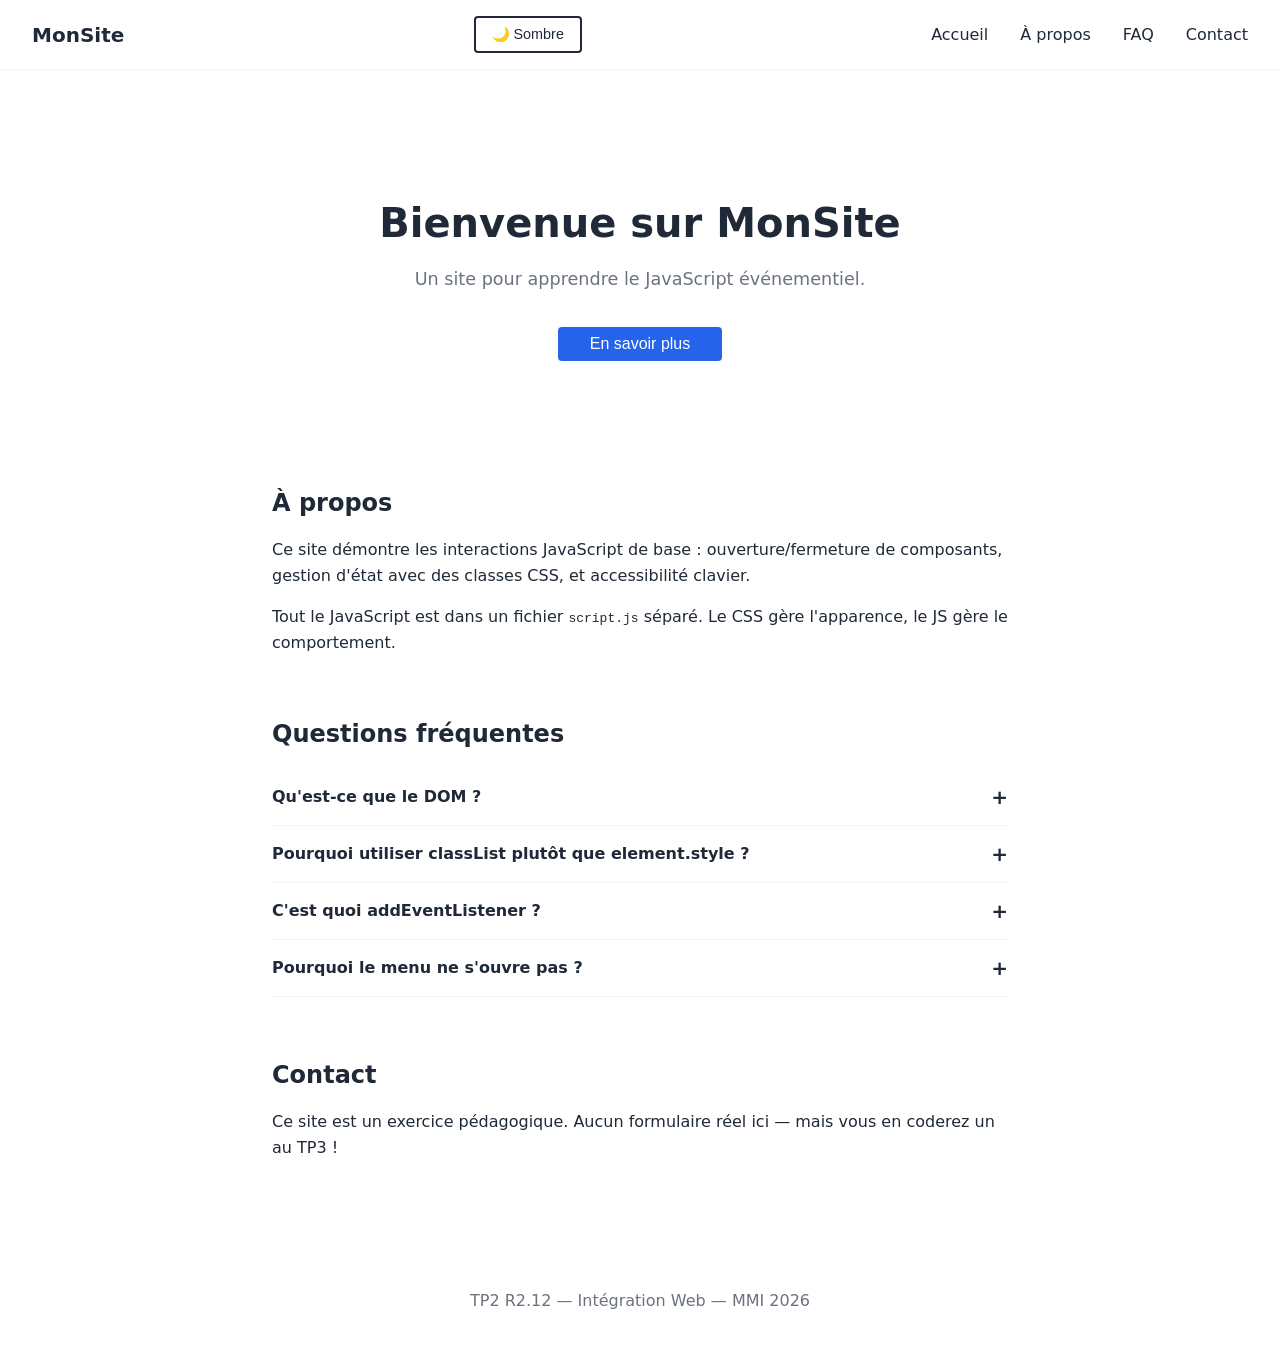
<file: TP2/index.html>
<!DOCTYPE html>
<html lang="fr">
<head>
  <meta charset="UTF-8">
  <meta name="viewport" content="width=device-width, initial-scale=1.0">
  <title>TP2 — JavaScript événementiel</title>
  <style>
    /* ================================
       VARIABLES
       ================================ */
    :root {
      --color-primary: #2563eb;
      --color-text: #1f2937;
      --color-text-light: #6b7280;
      --color-bg: #ffffff;
      --color-bg-alt: #f3f4f6;
      --color-overlay: rgba(0, 0, 0, 0.5);
      --font-base: system-ui, -apple-system, sans-serif;
      --space-sm: 0.5rem;
      --space-md: 1rem;
      --space-lg: 2rem;
      --space-xl: 4rem;
    }

    /* ================================
       THÈME SOMBRE (bonus)
       ================================ */
    .dark {
      --color-primary: #60a5fa;
      --color-text: #e5e7eb;
      --color-text-light: #9ca3af;
      --color-bg: #111827;
      --color-bg-alt: #1f2937;
      --color-overlay: rgba(0, 0, 0, 0.7);
    }

    /* ================================
       BASE
       ================================ */
    *, *::before, *::after {
      box-sizing: border-box;
    }

    body {
      font-family: var(--font-base);
      line-height: 1.6;
      color: var(--color-text);
      background-color: var(--color-bg);
      margin: 0;
      transition: background-color 0.3s, color 0.3s;
    }

    h1, h2, h3 { line-height: 1.2; }

    a {
      color: var(--color-primary);
      text-decoration: none;
    }

    a:hover { text-decoration: underline; }

    /* ================================
       HEADER + NAVIGATION
       ================================ */
    header {
      display: flex;
      justify-content: space-between;
      align-items: center;
      padding: var(--space-md) var(--space-lg);
      border-bottom: 1px solid var(--color-bg-alt);
    }

    .logo {
      font-weight: bold;
      font-size: 1.25rem;
      color: var(--color-text);
      text-decoration: none;
    }

    .header-right {
      display: flex;
      align-items: center;
      gap: var(--space-md);
    }

    /* Bouton menu burger */
    .menu-btn {
      display: none;
      background: none;
      border: 2px solid var(--color-text);
      border-radius: 0.25rem;
      color: var(--color-text);
      font-size: 1.25rem;
      padding: var(--space-sm);
      cursor: pointer;
      line-height: 1;
    }

    /* Bouton thème */
    #theme-toggle {
      background: none;
      border: 2px solid var(--color-text);
      border-radius: 0.25rem;
      color: var(--color-text);
      padding: var(--space-sm) var(--space-md);
      cursor: pointer;
      font-size: 0.9rem;
    }

    /* Navigation */
    .menu ul {
      display: flex;
      gap: var(--space-lg);
      list-style: none;
      padding: 0;
      margin: 0;
    }

    .menu a {
      color: var(--color-text);
      font-weight: 500;
    }

    /* Mobile : menu caché par défaut */
    @media (max-width: 640px) {
      .menu-btn {
        display: block;
      }

      .menu {
        display: none;
        position: absolute;
        top: 100%;
        left: 0;
        right: 0;
        background: var(--color-bg);
        border-bottom: 1px solid var(--color-bg-alt);
        padding: var(--space-md) var(--space-lg);
        z-index: 10;
      }

      .menu.is-open {
        display: block;
      }

      .menu ul {
        flex-direction: column;
        gap: var(--space-md);
      }

      header {
        position: relative;
      }
    }

    /* ================================
       MAIN
       ================================ */
    main {
      max-width: 800px;
      margin: 0 auto;
      padding: var(--space-lg);
    }

    section {
      margin-bottom: var(--space-xl);
    }

    /* ================================
       HERO
       ================================ */
    .hero {
      text-align: center;
      padding: var(--space-xl) 0;
    }

    .hero h1 {
      font-size: 2.5rem;
      margin-bottom: var(--space-sm);
    }

    .hero p {
      color: var(--color-text-light);
      font-size: 1.1rem;
    }

    /* ================================
       BOUTON MODALE
       ================================ */
    .modal-open {
      background-color: var(--color-primary);
      color: white;
      border: none;
      padding: var(--space-sm) var(--space-lg);
      border-radius: 0.25rem;
      font-size: 1rem;
      cursor: pointer;
      margin-top: var(--space-md);
    }

    .modal-open:hover {
      opacity: 0.9;
    }

    /* ================================
       MODALE
       ================================ */
    .modal {
      display: none;
      position: fixed;
      top: 0;
      left: 0;
      width: 100%;
      height: 100%;
      background: var(--color-overlay);
      z-index: 100;
      justify-content: center;
      align-items: center;
    }

    .modal.is-visible {
      display: flex;
    }

    .modal-content {
      background: var(--color-bg);
      border-radius: 0.5rem;
      padding: var(--space-lg);
      max-width: 500px;
      width: 90%;
      position: relative;
    }

    .modal-content h2 {
      margin-top: 0;
    }

    .modal-close {
      position: absolute;
      top: var(--space-md);
      right: var(--space-md);
      background: none;
      border: none;
      font-size: 1.5rem;
      cursor: pointer;
      color: var(--color-text);
      line-height: 1;
    }

    /* ================================
       ACCORDÉON FAQ
       ================================ */
    .faq-item {
      border-bottom: 1px solid var(--color-bg-alt);
    }

    .faq-question {
      width: 100%;
      background: none;
      border: none;
      text-align: left;
      padding: var(--space-md) 0;
      font-size: 1rem;
      font-weight: 600;
      color: var(--color-text);
      cursor: pointer;
      display: flex;
      justify-content: space-between;
      align-items: center;
      font-family: var(--font-base);
    }

    .faq-question::after {
      content: '+';
      font-size: 1.25rem;
      transition: transform 0.2s;
    }

    .faq-answer {
      display: none;
      padding: 0 0 var(--space-md) 0;
      color: var(--color-text-light);
    }

    .faq-answer.is-visible {
      display: block;
    }

    /* ================================
       FOCUS VISIBLE
       ================================ */
    :focus-visible {
      outline: 2px solid var(--color-primary);
      outline-offset: 2px;
    }
  </style>
</head>
<body>

  <!-- ================================
       HEADER + NAVIGATION
       ================================ -->
  <header>
    <a href="#" class="logo">MonSite</a>
    <div class="header-right">
      <button id="theme-toggle">🌙 Sombre</button>
      <button class="menu-btn" aria-expanded="false">☰</button>
    </div>
    <nav class="menu">
      <ul>
        <li><a href="#accueil">Accueil</a></li>
        <li><a href="#apropos">À propos</a></li>
        <li><a href="#faq">FAQ</a></li>
        <li><a href="#contact">Contact</a></li>
      </ul>
    </nav>
  </header>

  <main>

    <!-- ================================
         HERO + BOUTON MODALE
         ================================ -->
    <section id="accueil" class="hero">
      <h1>Bienvenue sur MonSite</h1>
      <p>Un site pour apprendre le JavaScript événementiel.</p>
      <button class="modal-open">En savoir plus</button>
    </section>

    <!-- ================================
         MODALE
         ================================ -->
    <div class="modal" aria-hidden="true">
      <div class="modal-content">
        <button class="modal-close">✕</button>
        <h2>À propos de ce site</h2>
        <p>Ce site est un exercice du TP2 R2.12. Il sert de support pour apprendre à manipuler le DOM avec JavaScript.</p>
        <p>Vous allez coder le menu burger, cette modale, et l'accordéon FAQ en JavaScript pur.</p>
      </div>
    </div>

    <!-- ================================
         SECTION À PROPOS
         ================================ -->
    <section id="apropos">
      <h2>À propos</h2>
      <p>Ce site démontre les interactions JavaScript de base : ouverture/fermeture de composants, gestion d'état avec des classes CSS, et accessibilité clavier.</p>
      <p>Tout le JavaScript est dans un fichier <code>script.js</code> séparé. Le CSS gère l'apparence, le JS gère le comportement.</p>
    </section>

    <!-- ================================
         ACCORDÉON FAQ
         ================================ -->
    <section id="faq">
      <h2>Questions fréquentes</h2>

      <div class="faq-item">
        <button class="faq-question">Qu'est-ce que le DOM ?</button>
        <div class="faq-answer">
          <p>Le DOM (Document Object Model) est la représentation de la page Web en mémoire. JavaScript peut le lire et le modifier pour créer des interactions.</p>
        </div>
      </div>

      <div class="faq-item">
        <button class="faq-question">Pourquoi utiliser classList plutôt que element.style ?</button>
        <div class="faq-answer">
          <p>Parce que le JavaScript gère le comportement et le CSS gère l'apparence. En utilisant classList, on garde chaque responsabilité à sa place.</p>
        </div>
      </div>

      <div class="faq-item">
        <button class="faq-question">C'est quoi addEventListener ?</button>
        <div class="faq-answer">
          <p>C'est la méthode qui permet de dire au navigateur : "quand tel événement arrive sur cet élément, exécute ce code". C'est le cœur du JavaScript événementiel.</p>
        </div>
      </div>

      <div class="faq-item">
        <button class="faq-question">Pourquoi le menu ne s'ouvre pas ?</button>
        <div class="faq-answer">
          <p>Probablement parce que le fichier script.js n'est pas encore lié, ou parce que le JavaScript n'est pas encore écrit. C'est votre mission !</p>
        </div>
      </div>
    </section>

    <!-- ================================
         CONTACT
         ================================ -->
    <section id="contact">
      <h2>Contact</h2>
      <p>Ce site est un exercice pédagogique. Aucun formulaire réel ici — mais vous en coderez un au TP3 !</p>
    </section>

  </main>

  <footer>
    <p style="text-align: center; padding: 1rem; color: var(--color-text-light);">TP2 R2.12 — Intégration Web — MMI 2026</p>
  </footer>

  <!-- ================================
       JAVASCRIPT : à vous de jouer !
       Créez un fichier script.js et liez-le ici.
       ================================ -->
<script src="script.js"></script>

</body>
</html>
</file>
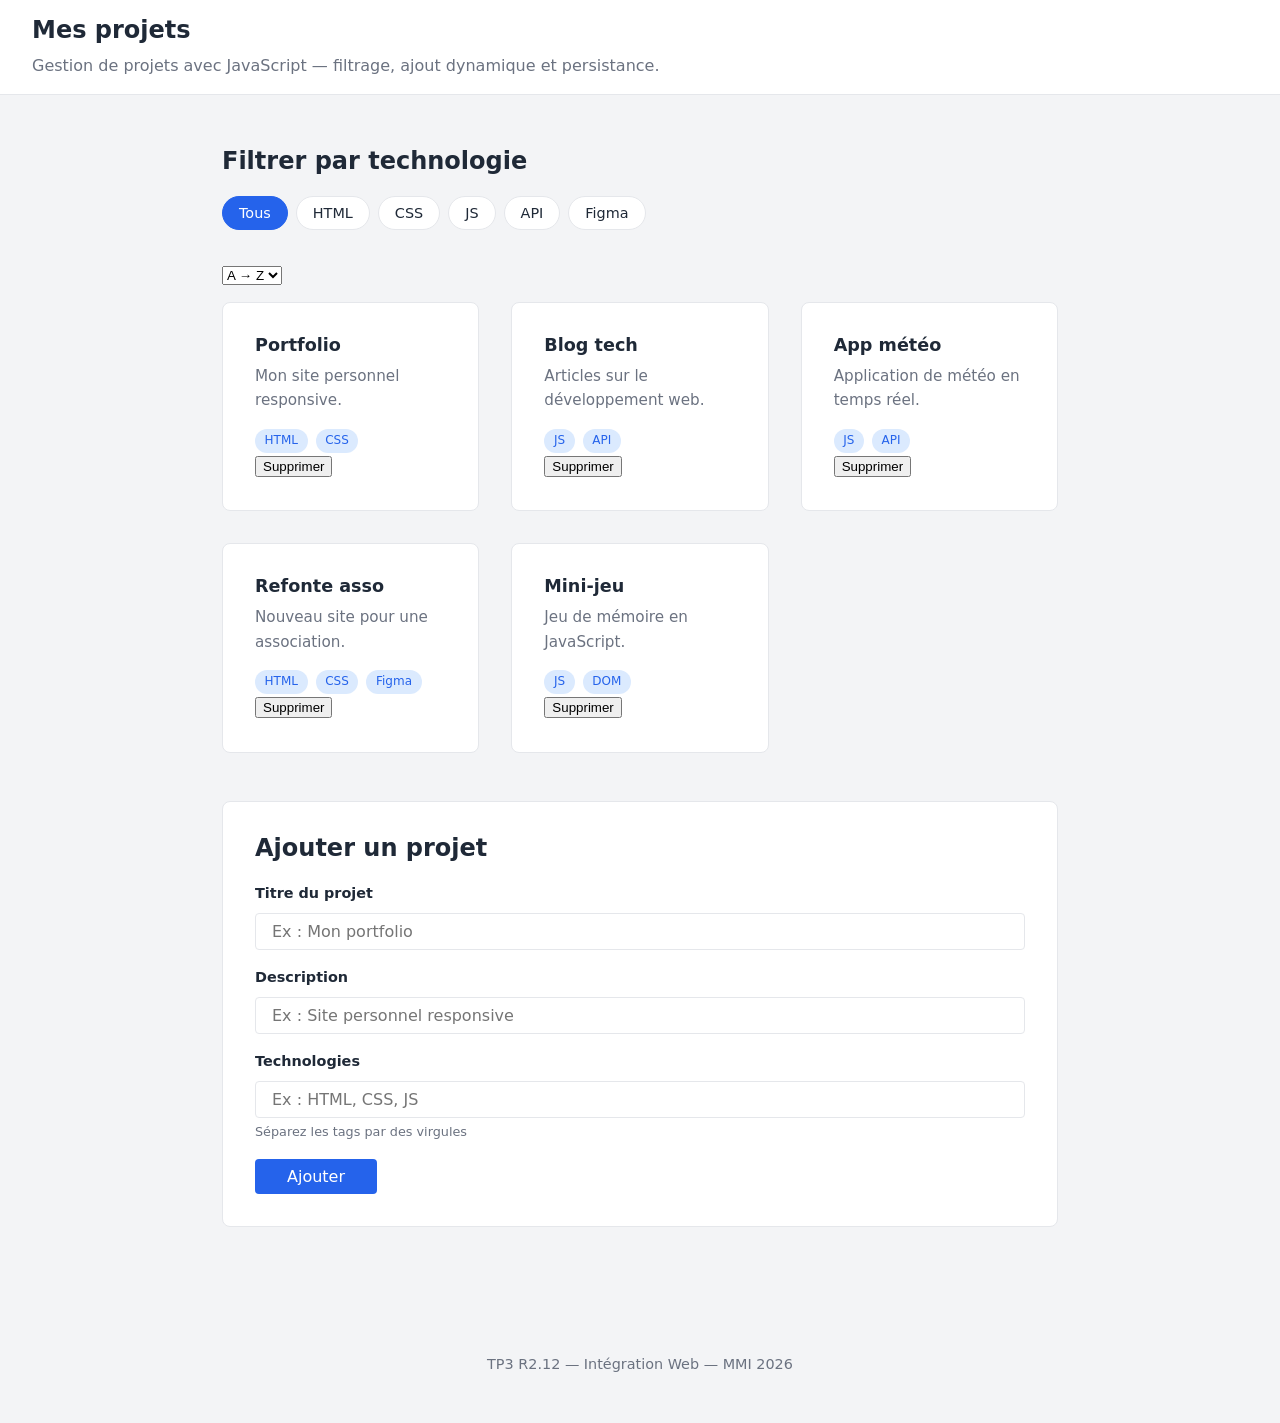
<file: TP3/index.html>
<!DOCTYPE html>
<html lang="fr">

<head>
    <meta charset="UTF-8">
    <meta name="viewport" content="width=device-width, initial-scale=1.0">
    <title>TP3 — JavaScript + données</title>
    <style>
        /* ================================
       VARIABLES
       ================================ */
        :root {
            --color-primary: #2563eb;
            --color-primary-light: #dbeafe;
            --color-text: #1f2937;
            --color-text-light: #6b7280;
            --color-bg: #ffffff;
            --color-bg-alt: #f3f4f6;
            --color-border: #e5e7eb;
            --color-error: #dc2626;
            --color-success: #059669;
            --font-base: system-ui, -apple-system, sans-serif;
            --space-sm: 0.5rem;
            --space-md: 1rem;
            --space-lg: 2rem;
            --space-xl: 3rem;
            --radius: 0.5rem;
        }

        /* ================================
       BASE
       ================================ */
        *,
        *::before,
        *::after {
            box-sizing: border-box;
        }

        body {
            font-family: var(--font-base);
            line-height: 1.6;
            color: var(--color-text);
            background-color: var(--color-bg-alt);
            margin: 0;
        }

        h1,
        h2,
        h3 {
            line-height: 1.2;
        }

        /* ================================
       LAYOUT
       ================================ */
        header {
            background: var(--color-bg);
            border-bottom: 1px solid var(--color-border);
            padding: var(--space-md) var(--space-lg);
        }

        header h1 {
            margin: 0;
            font-size: 1.5rem;
        }

        header p {
            margin: var(--space-sm) 0 0;
            color: var(--color-text-light);
        }

        main {
            max-width: 900px;
            margin: 0 auto;
            padding: var(--space-lg);
        }

        section {
            margin-bottom: var(--space-xl);
        }

        /* ================================
       FILTRES
       ================================ */
        .filtres {
            display: flex;
            flex-wrap: wrap;
            gap: var(--space-sm);
            margin-bottom: var(--space-lg);
        }

        .filtre {
            background: var(--color-bg);
            border: 1px solid var(--color-border);
            border-radius: 2rem;
            padding: var(--space-sm) var(--space-md);
            font-size: 0.9rem;
            cursor: pointer;
            color: var(--color-text);
            font-family: var(--font-base);
            transition: background-color 0.2s, border-color 0.2s;
        }

        .filtre:hover {
            border-color: var(--color-primary);
        }

        .filtre.active {
            background-color: var(--color-primary);
            color: white;
            border-color: var(--color-primary);
        }

        /* ================================
       GRILLE DE PROJETS
       ================================ */
        #projets-liste {
            display: grid;
            grid-template-columns: repeat(auto-fit, minmax(250px, 1fr));
            gap: var(--space-lg);
            min-height: 100px;
        }

        /* Style des cartes (générées en JS) */
        .carte {
            background: var(--color-bg);
            border: 1px solid var(--color-border);
            border-radius: var(--radius);
            padding: var(--space-lg);
            transition: transform 0.2s, box-shadow 0.2s;
        }

        .carte:hover {
            transform: translateY(-2px);
            box-shadow: 0 4px 12px rgba(0, 0, 0, 0.08);
        }

        .carte h3 {
            margin: 0 0 var(--space-sm);
            font-size: 1.1rem;
        }

        .carte p {
            margin: 0 0 var(--space-md);
            color: var(--color-text-light);
            font-size: 0.95rem;
        }

        .tags {
            display: flex;
            flex-wrap: wrap;
            gap: var(--space-sm);
        }

        .tag {
            display: inline-block;
            font-size: 0.75rem;
            background: var(--color-primary-light);
            color: var(--color-primary);
            padding: 0.15rem 0.6rem;
            border-radius: 1rem;
            font-weight: 500;
        }

        /* ================================
       MESSAGES D'ÉTAT
       ================================ */
        .loading {
            text-align: center;
            color: var(--color-text-light);
            padding: var(--space-xl);
            grid-column: 1 / -1;
        }

        .error {
            text-align: center;
            color: var(--color-error);
            padding: var(--space-xl);
            grid-column: 1 / -1;
        }

        .vide {
            text-align: center;
            color: var(--color-text-light);
            padding: var(--space-xl);
            grid-column: 1 / -1;
        }

        /* ================================
       FORMULAIRE D'AJOUT
       ================================ */
        #form-ajout {
            background: var(--color-bg);
            border: 1px solid var(--color-border);
            border-radius: var(--radius);
            padding: var(--space-lg);
        }

        #form-ajout h2 {
            margin-top: 0;
        }

        .form-group {
            margin-bottom: var(--space-md);
        }

        .form-group label {
            display: block;
            font-weight: 600;
            margin-bottom: var(--space-sm);
            font-size: 0.9rem;
        }

        .form-group input {
            width: 100%;
            padding: var(--space-sm) var(--space-md);
            border: 1px solid var(--color-border);
            border-radius: 0.25rem;
            font-size: 1rem;
            font-family: var(--font-base);
            color: var(--color-text);
            background: var(--color-bg);
        }

        .form-group input:focus {
            outline: 2px solid var(--color-primary);
            outline-offset: 1px;
            border-color: var(--color-primary);
        }

        .form-group small {
            display: block;
            margin-top: 0.25rem;
            color: var(--color-text-light);
            font-size: 0.8rem;
        }

        #form-ajout button[type="submit"] {
            background-color: var(--color-primary);
            color: white;
            border: none;
            padding: var(--space-sm) var(--space-lg);
            border-radius: 0.25rem;
            font-size: 1rem;
            cursor: pointer;
            font-family: var(--font-base);
        }

        #form-ajout button[type="submit"]:hover {
            opacity: 0.9;
        }

        /* ================================
       COMPTEUR
       ================================ */
        .compteur {
            text-align: right;
            color: var(--color-text-light);
            font-size: 0.9rem;
            margin-bottom: var(--space-sm);
        }

        /* ================================
       FOOTER
       ================================ */
        footer {
            text-align: center;
            padding: var(--space-lg);
            color: var(--color-text-light);
            font-size: 0.9rem;
        }

        /* ================================
       FOCUS VISIBLE
       ================================ */
        :focus-visible {
            outline: 2px solid var(--color-primary);
            outline-offset: 2px;
        }

        /* ================================
       RESPONSIVE
       ================================ */
        @media (max-width: 600px) {
            main {
                padding: var(--space-md);
            }

            #projets-liste {
                grid-template-columns: 1fr;
            }
        }
    </style>
</head>

<body>

    <!-- ================================
       HEADER
       ================================ -->
    <header>
        <h1>Mes projets</h1>
        <p>Gestion de projets avec JavaScript — filtrage, ajout dynamique et persistance.</p>
    </header>

    <main>

        <!-- ================================
         FILTRES
         ================================ -->
        <section>
            <h2>Filtrer par technologie</h2>
            <div class="filtres">
                <button class="filtre active" data-tag="tous">Tous</button>
                <button class="filtre" data-tag="HTML">HTML</button>
                <button class="filtre" data-tag="CSS">CSS</button>
                <button class="filtre" data-tag="JS">JS</button>
                <button class="filtre" data-tag="API">API</button>
                <button class="filtre" data-tag="Figma">Figma</button>
            </div>

            <select id="tri">
                <option value="az">A → Z</option>
                <option value="za">Z → A</option>
            </select>

            <!-- Compteur de résultats -->
            <p class="compteur" aria-live="polite"></p>

            <!-- Conteneur des cartes (généré en JS) -->
            <div id="projets-liste">
                <p class="vide">Chargement des projets...</p>
            </div>
        </section>

        <!-- ================================
         FORMULAIRE D'AJOUT
         ================================ -->
        <section>
            <form id="form-ajout">
                <h2>Ajouter un projet</h2>

                <div class="form-group">
                    <label for="input-titre">Titre du projet</label>
                    <input type="text" id="input-titre" placeholder="Ex : Mon portfolio" required>
                </div>

                <div class="form-group">
                    <label for="input-desc">Description</label>
                    <input type="text" id="input-desc" placeholder="Ex : Site personnel responsive" required>
                </div>

                <div class="form-group">
                    <label for="input-tags">Technologies</label>
                    <input type="text" id="input-tags" placeholder="Ex : HTML, CSS, JS">
                    <small>Séparez les tags par des virgules</small>
                </div>

                <button type="submit">Ajouter</button>
            </form>
        </section>

    </main>

    <footer>
        <p>TP3 R2.12 — Intégration Web — MMI 2026</p>
    </footer>

    <!-- ================================
       JAVASCRIPT : à vous de jouer !
       Créez un fichier script.js et liez-le ici.
       ================================ -->
    <script src="script.js"></script>

</body>

</html>
</file>
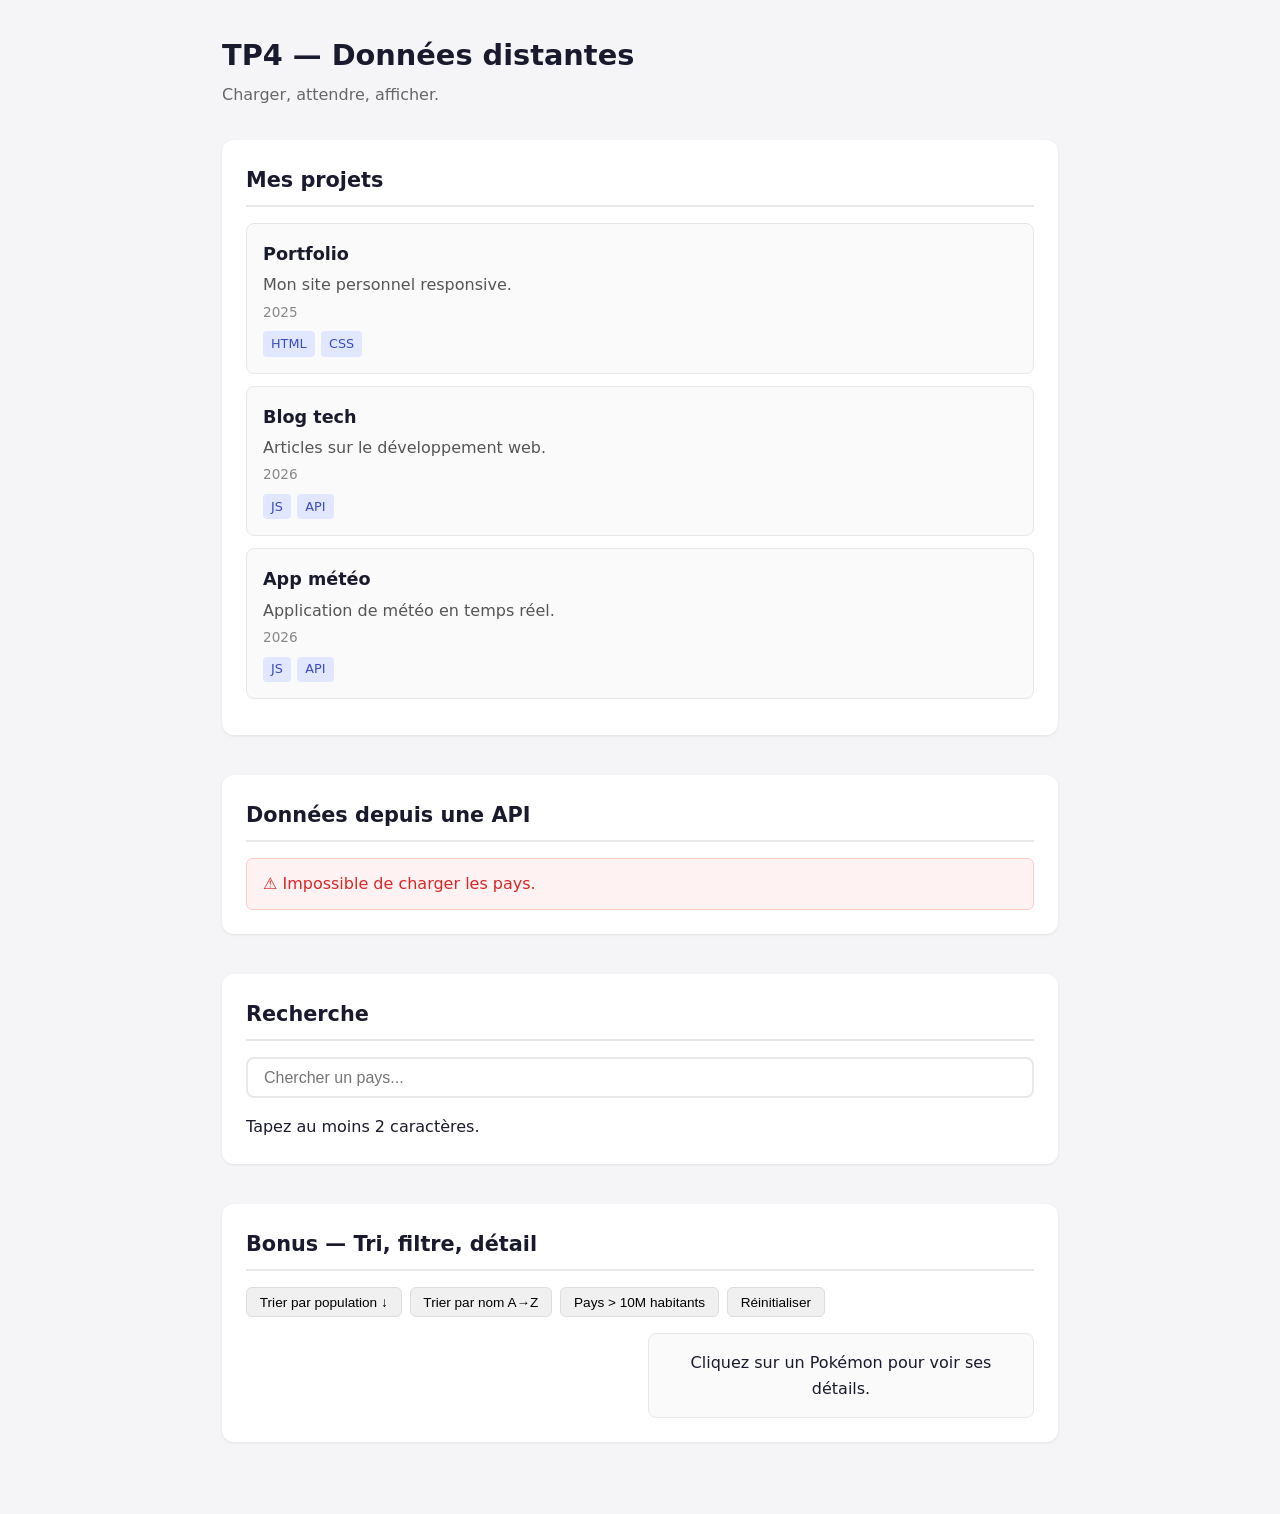
<file: TP4/index.html>
<!DOCTYPE html>
<html lang="fr">
<head>
  <meta charset="UTF-8">
  <meta name="viewport" content="width=device-width, initial-scale=1.0">
  <title>TP4 — Fetch & API</title>
  <link rel="stylesheet" href="style.css">
</head>
<body>

  <header>
    <h1>TP4 — Données distantes</h1>
    <p>Charger, attendre, afficher.</p>
  </header>

  <main>

    <!-- ============================================
         TEMPS 1 — JSON local
         Exercices 1.1 à 1.3
         ============================================ -->
    <section id="section-projets">
      <h2>Mes projets</h2>
      <div id="projets-liste" aria-live="polite">
        <p>Les projets s'afficheront ici.</p>
      </div>
    </section>

    <!-- ============================================
         TEMPS 2 — API distante
         Exercices 2.1 à 2.3
         ============================================ -->
    <section id="section-api">
      <h2>Données depuis une API</h2>
      <div id="api-liste" aria-live="polite">
        <p>Les données de l'API s'afficheront ici.</p>
      </div>
    </section>

    <!-- ============================================
         TEMPS 3 — Recherche + API
         Exercices 3.1 et 3.2
         ============================================ -->
    <section id="section-recherche">
      <h2>Recherche</h2>
      <input type="search" id="recherche" placeholder="Chercher un pays...">
      <div id="recherche-resultats" aria-live="polite">
        <p>Tapez au moins 2 caractères.</p>
      </div>
    </section>

    <!-- ============================================
         TEMPS 4 — Aller plus loin (bonus)
         Exercices 4.1 à 4.3
         ============================================ -->
    <section id="section-bonus">
      <h2>Bonus — Tri, filtre, détail</h2>

      <!-- 4.1 — Contrôles de tri/filtre -->
      <div id="controles">
        <button id="tri-pop">Trier par population ↓</button>
        <button id="tri-nom">Trier par nom A→Z</button>
        <button id="filtre-grand">Pays > 10M habitants</button>
        <button id="reinitialiser">Réinitialiser</button>
      </div>

      <!-- 4.2 — Liste + Détail Pokémon -->
      <div id="pokemon">
        <div id="liste-pokemon"></div>
        <div id="detail-pokemon">
          <p>Cliquez sur un Pokémon pour voir ses détails.</p>
        </div>
      </div>
    </section>

  </main>

  <script src="script.js"></script>
</body>
</html>
</file>
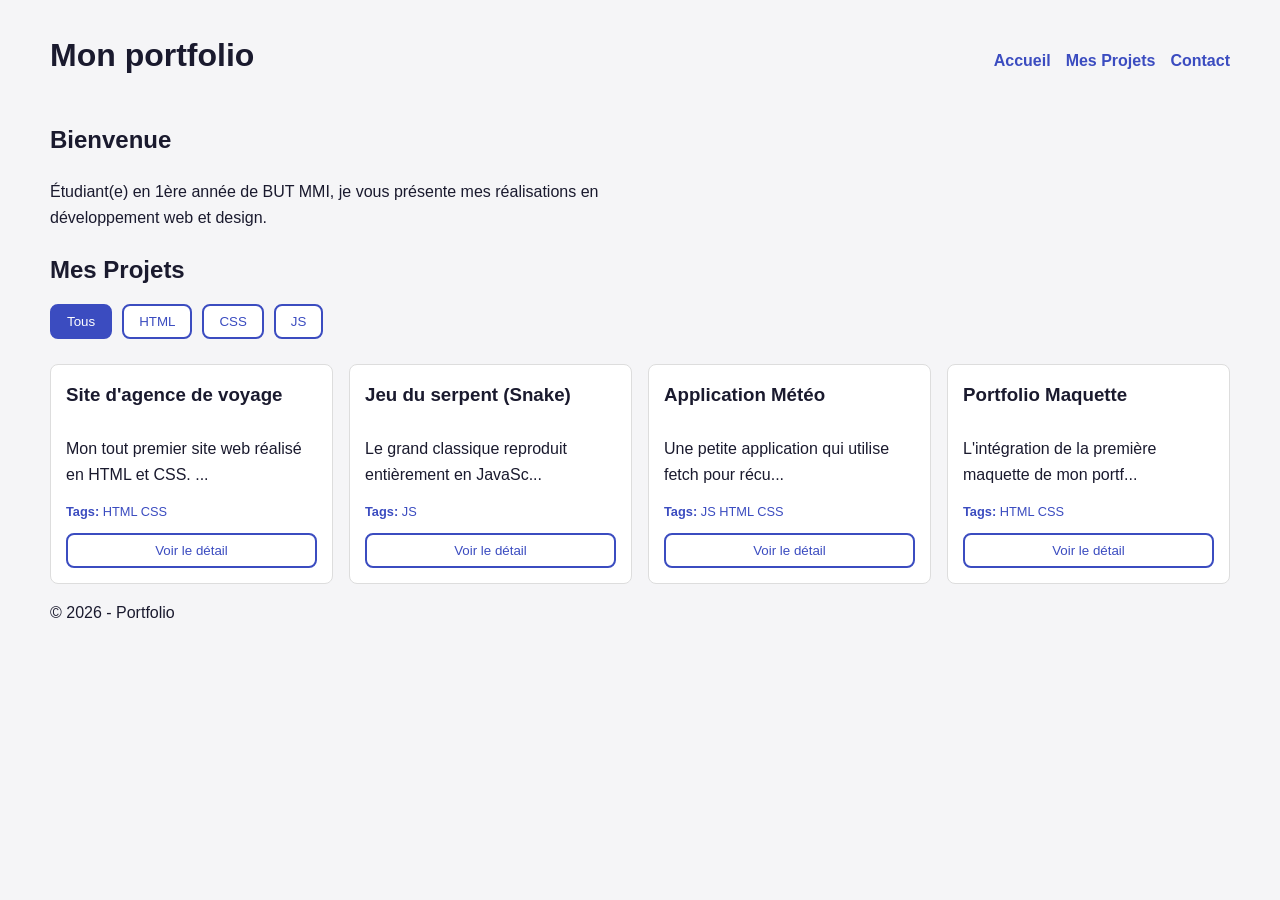
<file: TP5/Temps2/index.html>
<!DOCTYPE html>
<html lang="fr">

<head>
    <meta charset="UTF-8">
    <meta name="viewport" content="width=device-width, initial-scale=1.0">
    <title>Mon portfolio - BUT MMI</title>
    <link rel="stylesheet" href="style.css">
</head>

<body>
    <header>
        <h1>Mon portfolio</h1>
        <nav>
            <ul>
                <li><a href="#accueil">Accueil</a></li>
                <li><a href="#projets">Mes Projets</a></li>
                <li><a href="#contact">Contact</a></li>
            </ul>
        </nav>
    </header>
    <main>
        <section id="accueil">
            <h2>Bienvenue</h2>
            <p>Étudiant(e) en 1ère année de BUT MMI, je vous présente mes réalisations en développement web et design.
            </p>
        </section>

        <section id="projets">
            <h2>Mes Projets</h2>

            <div id="filtres" aria-label="Filtres des projets">
                <button class="filtre actif" data-tag="tous">Tous</button>
                <button class="filtre" data-tag="HTML">HTML</button>
                <button class="filtre" data-tag="CSS">CSS</button>
                <button class="filtre" data-tag="JS">JS</button>
            </div>

            <div id="grille-projets">
            </div>
        </section>

        <div id="modale" class="modale-overlay" aria-hidden="true" role="dialog" aria-labelledby="modale-titre">
            <div class="modale-contenu">
                <button class="modale-fermer" aria-label="Fermer la modale">×</button>
                <div id="modale-body">
                    <h3 id="modale-titre">Titre du projet</h3>
                </div>
            </div>
        </div>
    </main>
    <footer>
        <p>© 2026 - Portfolio</p>
    </footer>
    <script src="script.js"></script>
</body>

</html>
</file>
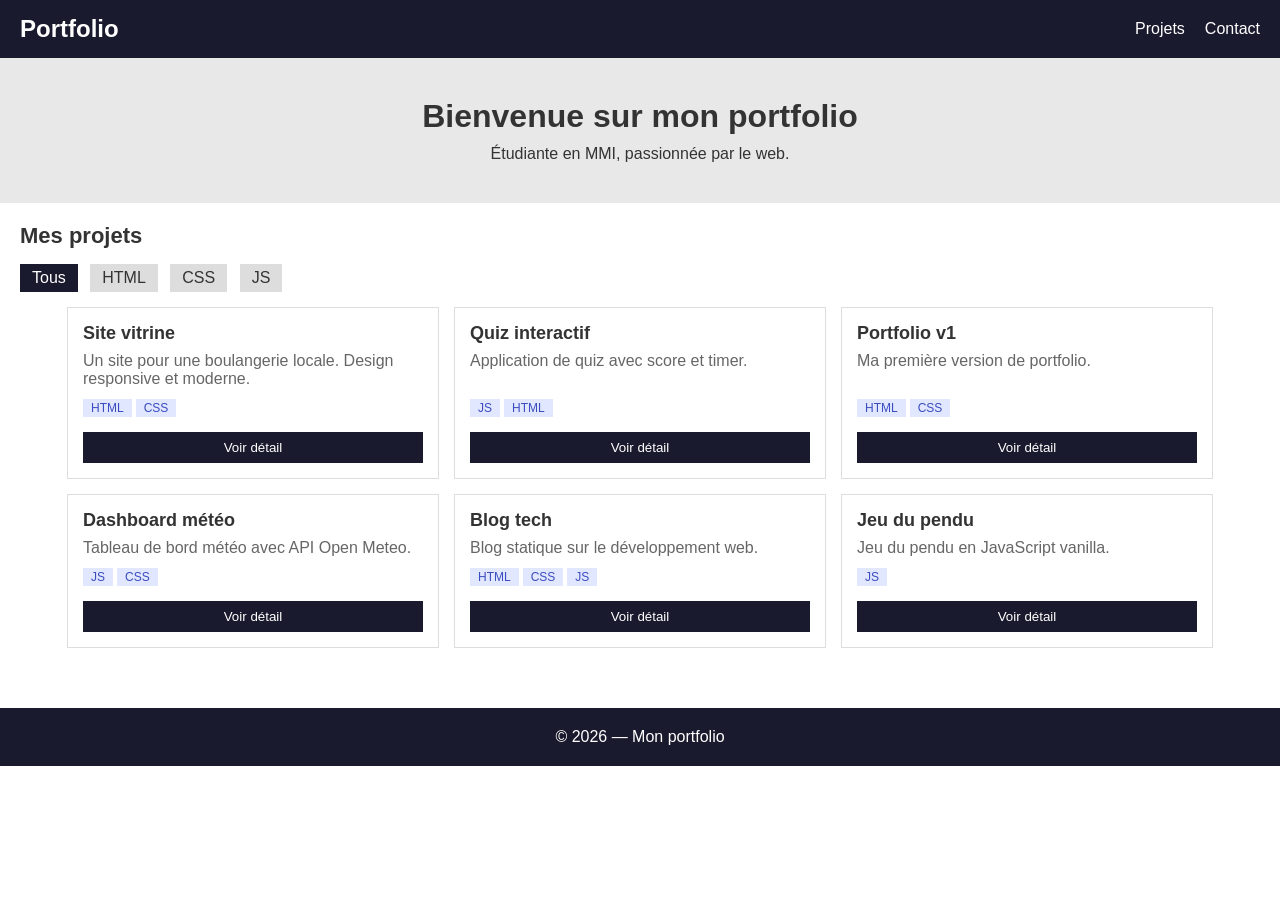
<file: TP5/Temps1/page-cassee.html>
<!DOCTYPE html>
<html>

<head>
  <meta charset="UTF-8">
  <meta name="viewport" content="width=device-width, initial-scale=1.0">
  <title>Mon super site</title>
  <link rel="stylesheet" href="style.css">
</head>

<body>

  <!-- PROBLÈME : pas de balises sémantiques, tout est en div -->
  <header class="header">
    <h1 class="titre">Portfolio</h1>
    <nav class="nav">
      <ul>
        <li><a href="#projets">Projets</a></li>
        <li><a href="#contact">Contact</a></li>
      </ul>
    </nav>
  </header>

  <main id="main">
    <div class="content">

      <section class="intro">
        <h2 class="intro-titre">Bienvenue sur mon portfolio</h2>
        <p class="intro-description">Étudiante en MMI, passionnée par le web.</p>
      </section>

      <section class="projets-section" id="projets">
        <h2 class="section-titre">Mes projets</h2>

        <div class="filtres-container">
          <span class="filtre actif" onclick="filtrer('tous')">Tous</span>
          <span class="filtre" onclick="filtrer('HTML')">HTML</span>
          <span class="filtre" onclick="filtrer('CSS')">CSS</span>
          <span class="filtre" onclick="filtrer('JS')">JS</span>
        </div>

        <div class="grille-projets" id="grille">
          <!-- Rempli par JS -->
        </div>
      </section>

    </div>
  </main>

  <!-- Modale -->
  <div class="modale-overlay" id="modale">
    <div class="modale-contenu">
      <span class="modale-fermer" onclick="fermerModale()">×</span>
      <div id="modale-body"></div>
    </div>
  </div>

  <footer class="footer">
    <p>© 2026 — Mon portfolio</p>
  </footer>

  <script src="script.js"></script>

</body>

</html>
</file>
<file: TP4/style.css>
/* ===========================
   TP4 — Styles de départ
   =========================== */

* {
  margin: 0;
  padding: 0;
  box-sizing: border-box;
}

body {
  font-family: system-ui, -apple-system, sans-serif;
  line-height: 1.6;
  color: #1a1a2e;
  background-color: #f5f5f7;
  padding: 2rem;
  max-width: 900px;
  margin: 0 auto;
}

/* --- En-tête --- */

header {
  margin-bottom: 2rem;
}

header h1 {
  font-size: 1.8rem;
  margin-bottom: 0.25rem;
}

header p {
  color: #666;
}

/* --- Sections --- */

section {
  margin-bottom: 2.5rem;
  padding: 1.5rem;
  background: white;
  border-radius: 12px;
  box-shadow: 0 1px 3px rgba(0, 0, 0, 0.08);
}

section h2 {
  font-size: 1.3rem;
  margin-bottom: 1rem;
  padding-bottom: 0.5rem;
  border-bottom: 2px solid #e8e8e8;
}

/* --- Cartes --- */

.carte {
  padding: 1rem;
  margin-bottom: 0.75rem;
  background: #fafafa;
  border: 1px solid #e8e8e8;
  border-radius: 8px;
}

.carte h3 {
  font-size: 1.1rem;
  margin-bottom: 0.25rem;
}

.carte p {
  color: #555;
  margin-bottom: 0.25rem;
}

.carte .annee {
  font-size: 0.85rem;
  color: #888;
}

/* --- Tags --- */

.tags {
  display: flex;
  gap: 0.4rem;
  flex-wrap: wrap;
  margin-top: 0.5rem;
}

.tag {
  display: inline-block;
  padding: 0.15rem 0.5rem;
  background: #e0e7ff;
  color: #3b4cc0;
  border-radius: 4px;
  font-size: 0.8rem;
  font-weight: 500;
}

/* --- États : chargement, erreur --- */

.loading {
  color: #666;
  font-style: italic;
  padding: 1rem 0;
}

.loading::before {
  content: '⏳ ';
}

.error {
  color: #dc2626;
  background: #fef2f2;
  padding: 0.75rem 1rem;
  border-radius: 6px;
  border: 1px solid #fecaca;
}

.error::before {
  content: '⚠️ ';
}

/* --- Champ de recherche --- */

input[type="search"] {
  width: 100%;
  padding: 0.6rem 1rem;
  font-size: 1rem;
  border: 2px solid #e8e8e8;
  border-radius: 8px;
  margin-bottom: 1rem;
  outline: none;
  transition: border-color 0.2s;
}

input[type="search"]:focus {
  border-color: #3b4cc0;
}

/* --- Boutons de contrôle (bonus) --- */

#controles {
  display: flex;
  gap: 0.5rem;
  flex-wrap: wrap;
  margin-bottom: 1rem;
}

#controles button {
  padding: 0.4rem 0.8rem;
  font-size: 0.85rem;
  background: #f0f0f0;
  border: 1px solid #ddd;
  border-radius: 6px;
  cursor: pointer;
  transition: background-color 0.2s;
}

#controles button:hover {
  background: #e0e7ff;
}

/* --- Pokémon liste + détail (bonus) --- */

#pokemon {
  display: grid;
  grid-template-columns: 1fr 1fr;
  gap: 1rem;
  margin-top: 1rem;
}

#liste-pokemon {
  display: flex;
  flex-direction: column;
  gap: 0.3rem;
  max-height: 400px;
  overflow-y: auto;
}

#liste-pokemon button {
  text-align: left;
  padding: 0.4rem 0.6rem;
  background: #fafafa;
  border: 1px solid #e8e8e8;
  border-radius: 4px;
  cursor: pointer;
  text-transform: capitalize;
  transition: background-color 0.2s;
}

#liste-pokemon button:hover {
  background: #e0e7ff;
}

#detail-pokemon {
  padding: 1rem;
  background: #fafafa;
  border: 1px solid #e8e8e8;
  border-radius: 8px;
  text-align: center;
}

#detail-pokemon h2 {
  text-transform: capitalize;
  border: none;
  padding: 0;
}

#detail-pokemon img {
  width: 120px;
  height: 120px;
  image-rendering: pixelated;
}
</file>
<file: TP5/Temps2/style.css>
:root {
  --bleu-mmi: #3b4cc0;
  --gris-fond: #f5f5f7;
  --noir-texte: #1a1a2e;
  --espacement: 1rem;
  --arrondi: 8px;
}

body {
  font-family: Arial, Helvetica, sans-serif;
  line-height: 1.6;
  color: var(--noir-texte);
  background-color: var(--gris-fond);
  margin: 0;
  padding: 15px;
}

p {
  max-width: 65ch;
  margin-bottom: 15px;
}

header {
  display: flex;
  flex-direction: column;
  margin-bottom: 30px;
}

header h1 {
  margin-bottom: 10px;
  margin-top: 0;
}

header nav ul {
  display: flex;
  list-style-type: none;
  padding: 0;
  gap: 15px;
}

header nav ul li a {
  text-decoration: none;
  color: var(--bleu-mmi);
  font-weight: bold;
  transition: color 0.3s;
}

header nav ul li a:hover,
header nav ul li a:focus {
  color: black;
}

#projets h2 {
  margin-bottom: 15px;
}

#filtres {
  display: flex;
  flex-wrap: wrap;
  gap: 10px;
  margin-bottom: 25px;
}

button {
  padding: 8px 15px;
  background-color: white;
  color: var(--bleu-mmi);
  border: 2px solid var(--bleu-mmi);
  border-radius: var(--arrondi);
  cursor: pointer;
  transition: background-color 0.3s, color 0.3s;
}

button:hover, 
button:focus {
  background-color: var(--bleu-mmi);
  color: white;
}

button.actif {
  background-color: var(--bleu-mmi);
  color: white;
}

#grille-projets {
  display: grid;
  grid-template-columns: repeat(auto-fit, minmax(250px, 1fr));
  gap: var(--espacement);
}

.carte-projet {
  background-color: white;
  padding: 15px;
  border-radius: var(--arrondi);
  border: 1px solid #ddd;
  display: flex;
  flex-direction: column;
}

.carte-projet h3 {
  margin-top: 0;
  margin-bottom: 10px;
}

.carte-projet button {
  margin-top: auto;
}

.modale-overlay {
  display: none;
  position: fixed;
  top: 0;
  left: 0;
  width: 100%;
  height: 100%;
  background-color: rgba(0, 0, 0, 0.6);
  align-items: center;
  justify-content: center;
}

.modale-overlay.modale-ouverte {
  display: flex;
}

.modale-contenu {
  background-color: white;
  padding: 20px;
  border-radius: var(--arrondi);
  width: 90%;
  max-width: 500px;
  position: relative;
}

.modale-fermer {
  position: absolute;
  top: 10px;
  right: 10px;
  padding: 5px 10px;
}

@media (min-width: 768px) {
  body {
    padding: 30px 50px;
  }

  header {
    flex-direction: row;
    justify-content: space-between;
    align-items: center;
  }
}
</file>
<file: TP5/Temps1/style.css>
:root {
  --primary-color: #1a1a2e;
  --text-main: #333;
  --text-muted: #666;
  --bg-light: #e8e8e8;
  --border-color: #ddd;
  --tag-bg: #e0e7ff;
  --tag-text: #3b4cc0;
  --font-main: Arial, sans-serif;
}

* {
  margin: 0;
  padding: 0;
  box-sizing: border-box;
}

body {
  font-family: var(--font-main);
  color: var(--text-main);
}

.header {
  background: var(--primary-color);
  color: white;
  padding: 15px 20px;
  display: flex;
  justify-content: space-between;
  align-items: center;
  flex-wrap: wrap;
  gap: 15px;
}

.titre {
  font-size: 24px;
  font-weight: bold;
}

.nav ul {
  display: flex;
  list-style: none;
  gap: 20px;
}

.nav a {
  color: white;
  text-decoration: none;
}

.intro {
  padding: 40px 20px;
  text-align: center;
  background: var(--bg-light);
}

.intro-titre {
  font-size: 32px;
  font-weight: bold;
  margin-bottom: 10px;
}

.projets-section {
  padding: 20px;
}

.section-titre {
  font-size: 22px;
  font-weight: bold;
  margin-bottom: 15px;
}

.filtres-container {
  margin-bottom: 15px;
}

.filtre {
  display: inline-block;
  padding: 5px 12px;
  margin-right: 8px;
  background: var(--border-color);
  cursor: pointer;
}

.filtre.actif {
  background: var(--primary-color);
  color: white;
}

.grille-projets {
  display: flex;
  flex-wrap: wrap;
  gap: 15px;
  justify-content: center;
}

.carte-projet {
  width: 30%;
  display: flex;
  flex-direction: column;
  border: 1px solid var(--border-color);
  padding: 15px;
  background: white;
}

.carte-titre {
  font-size: 18px;
  font-weight: bold;
  margin-bottom: 8px;
}

.carte-description {
  color: var(--text-muted);
  margin-bottom: 10px;
  flex-grow: 1;
}

.carte-tags {
  margin-bottom: 15px;
}

.carte-tags span {
  display: inline-block;
  padding: 2px 8px;
  background: var(--tag-bg);
  color: var(--tag-text);
  font-size: 12px;
  margin-right: 4px;
}

.carte-bouton {
  margin-top: auto;
  padding: 8px 16px;
  background: var(--primary-color);
  color: white;
  border: none;
  cursor: pointer;
}

.modale-overlay {
  display: none;
  position: fixed;
  top: 0;
  left: 0;
  right: 0;
  bottom: 0;
  background: rgba(0, 0, 0, 0.6);
  z-index: 100;
}

.modale-contenu {
  position: absolute;
  top: 50%;
  left: 50%;
  transform: translate(-50%, -50%);
  background: white;
  padding: 30px;
  width: 90%;
  max-width: 500px;
  max-height: 80vh;
  overflow-y: auto;
}

.modale-fermer {
  position: absolute;
  top: 10px;
  right: 15px;
  font-size: 24px;
  cursor: pointer;
  background: none;
  border: none;
}

.footer {
  background: var(--primary-color);
  color: white;
  text-align: center;
  padding: 20px;
  margin-top: 40px;
}

.modale-overlay.modale-ouverte {
  display: block;
}

@media (max-width: 550px) {
  .header {
    flex-direction: column;
    text-align: center;
  }
  
  .nav ul {
    justify-content: center;
  }

  .grille-projets {
    flex-direction: column;
  }

  .carte-projet {
    width: 100%;
  }
  
  .intro-titre {
    font-size: 24px;
  }
}
</file>
